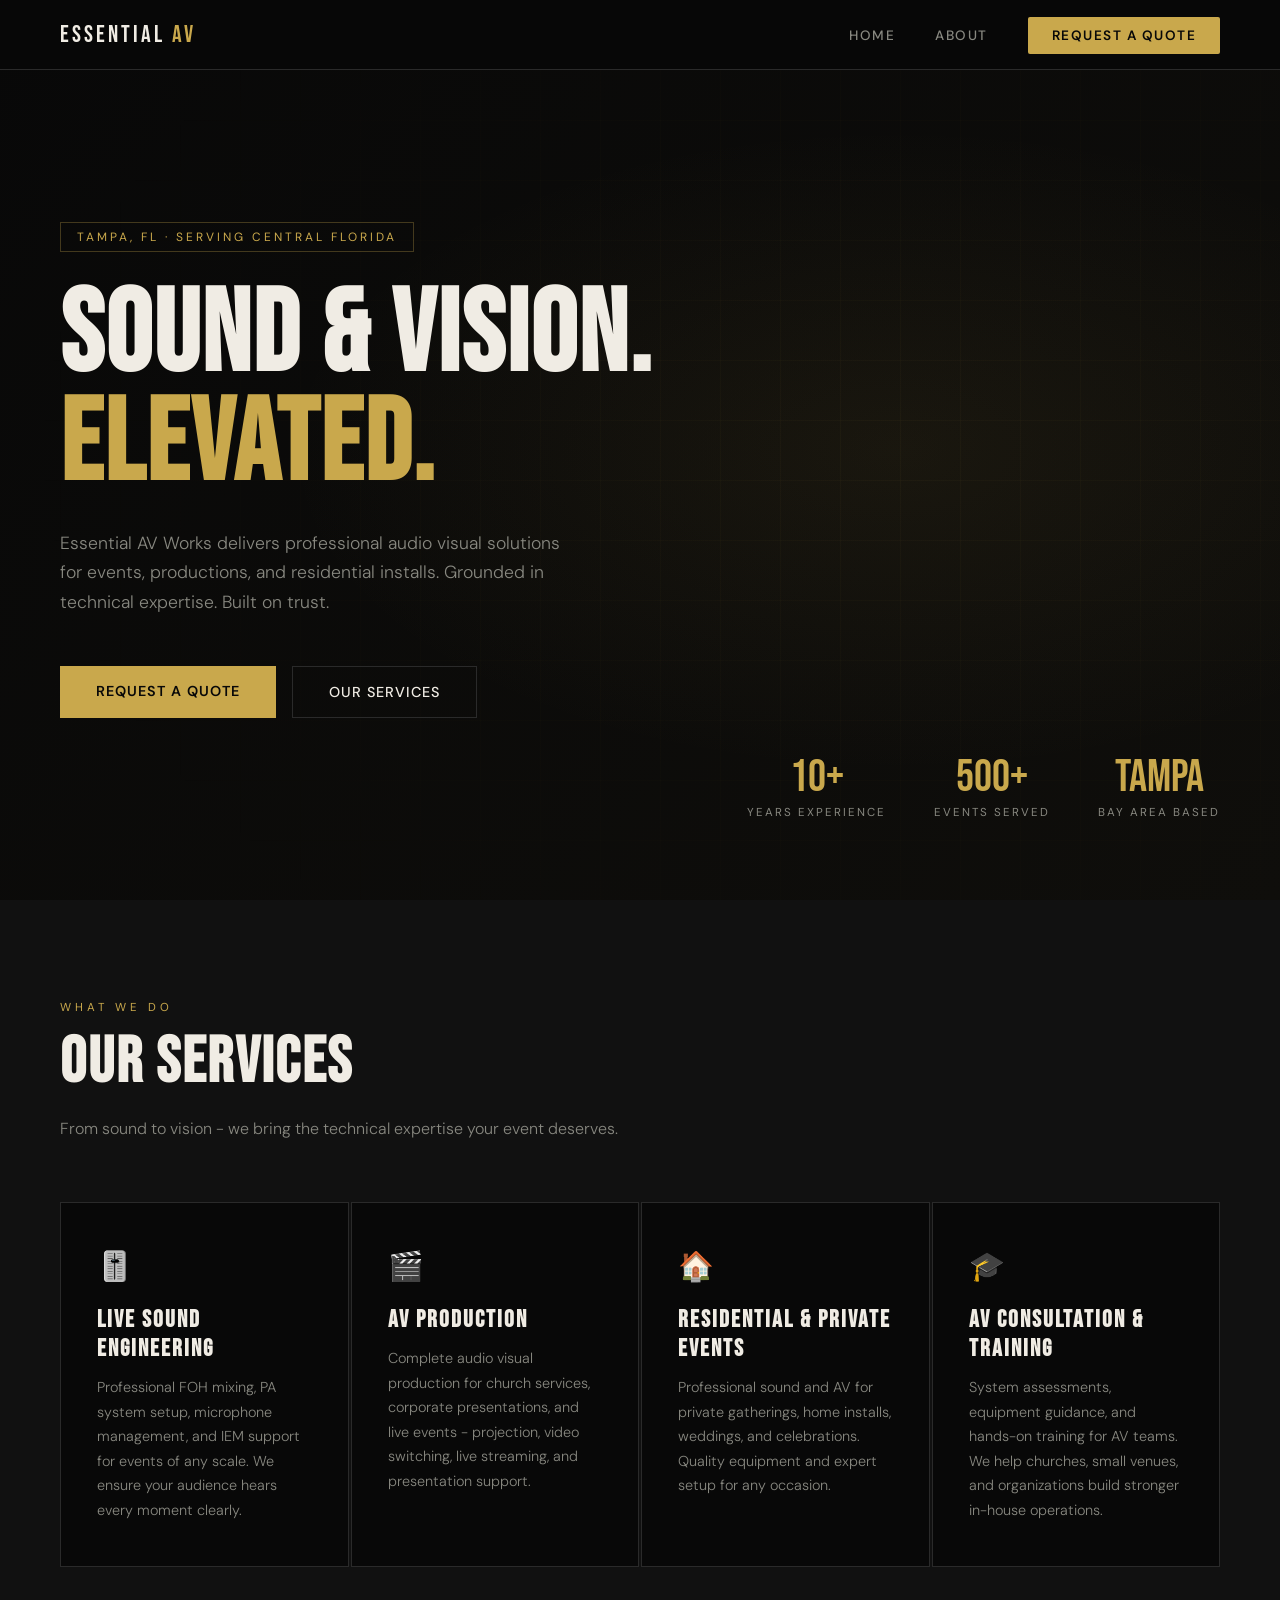
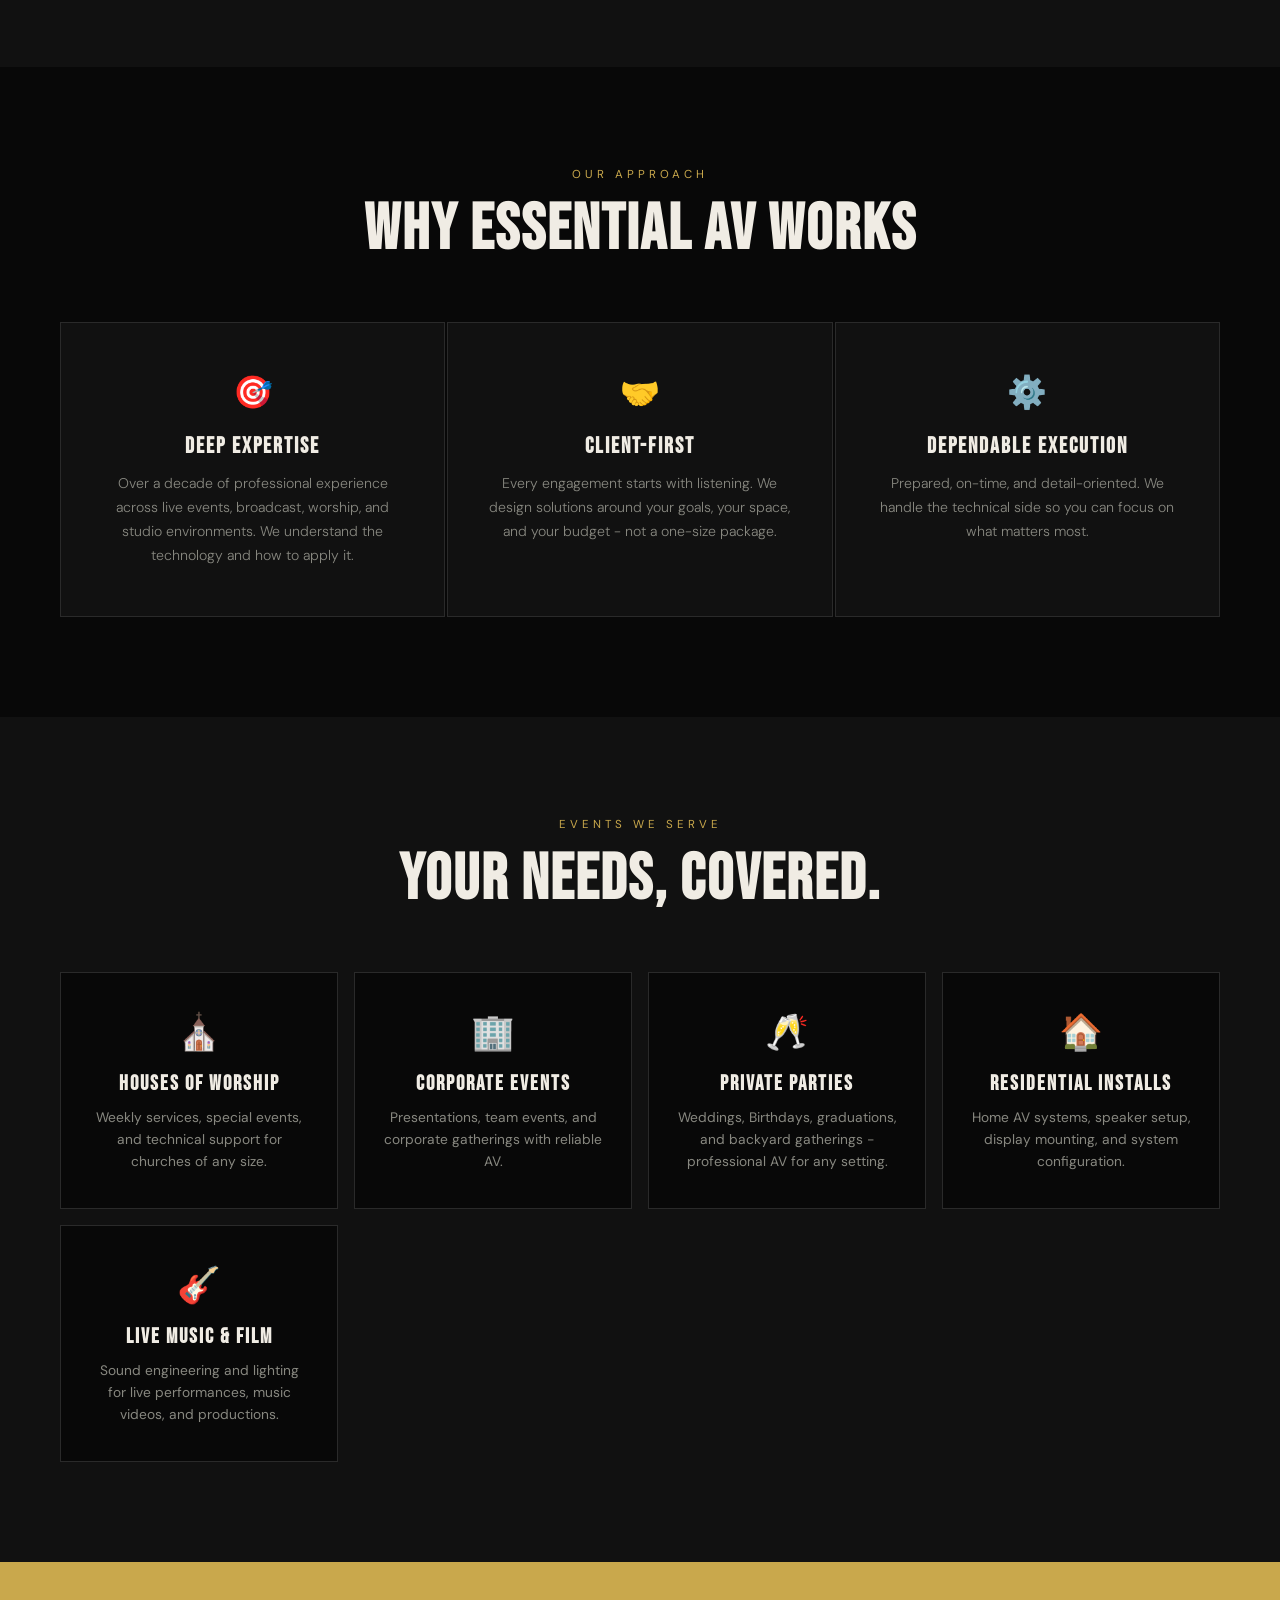
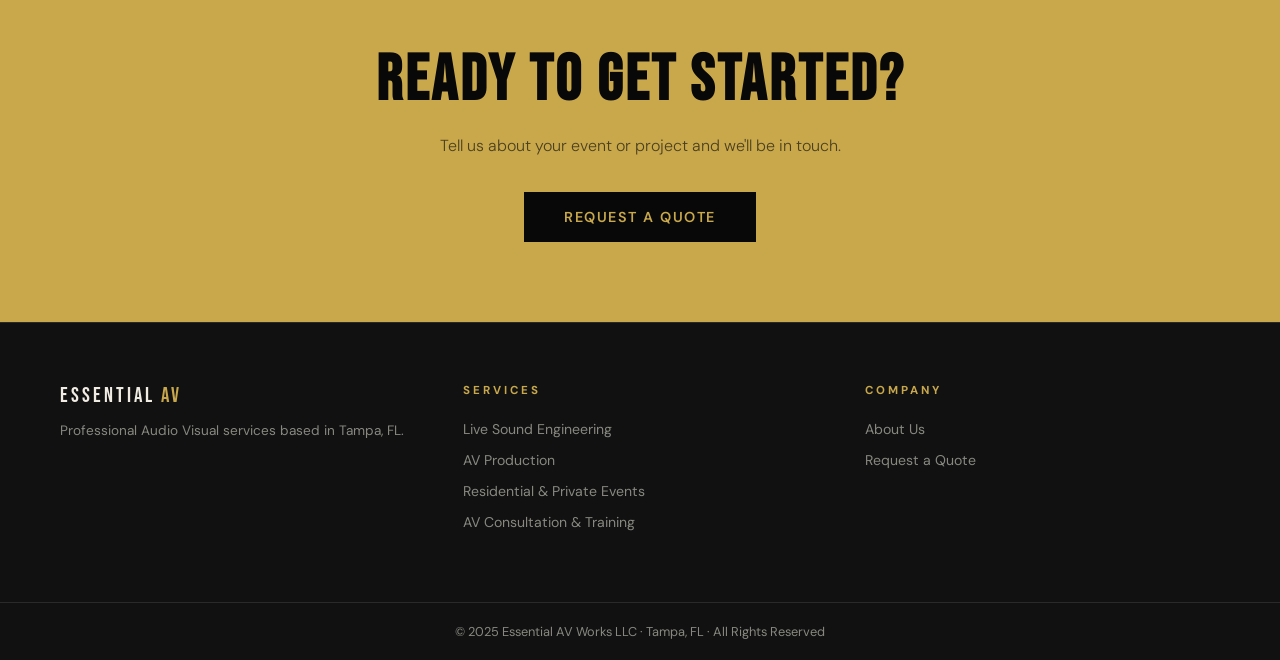
<file: index.html>
<!DOCTYPE html>
<html lang="en">
<head>
<meta charset="utf-8">
<meta name="viewport" content="width=device-width, initial-scale=1.0">
<title>Essential AV Works | Tampa, FL</title>
<meta name="description" content="Professional Audio Visual services in Tampa, FL. Live sound, AV production, residential installs, and event support.">
<link rel="stylesheet" href="style.css">
</head>
<body>

<nav>
  <a href="index.html" class="nav-logo">ESSENTIAL <span>AV</span></a>
  <button class="hamburger" id="hamburger" aria-label="Menu">
    <span></span><span></span><span></span>
  </button>
  <ul class="nav-links" id="nav-links">
    <li><a href="index.html">Home</a></li>
    <li><a href="about.html">About</a></li>
    <li><a href="contact.html" class="nav-cta">Request a Quote</a></li>
  </ul>
</nav>

<!-- HERO -->
<section class="hero">
  <div class="hero-bg"></div>
  <div class="hero-grid"></div>
  <div class="hero-content">
    <div class="hero-tag">Tampa, FL &middot; Serving Central Florida</div>
    <h1>Sound &amp; Vision.<br><span>Elevated.</span></h1>
    <p class="hero-sub">Essential AV Works delivers professional audio visual solutions for events, productions, and residential installs. Grounded in technical expertise. Built on trust.</p>
    <div class="hero-actions">
      <a href="contact.html" class="btn-primary">Request a Quote</a>
      <a href="#services" class="btn-outline">Our Services</a>
    </div>
  </div>
  <div class="hero-stats">
    <div class="stat-item">
      <div class="stat-num">10+</div>
      <div class="stat-label">Years Experience</div>
    </div>
    <div class="stat-item">
      <div class="stat-num">500+</div>
      <div class="stat-label">Events Served</div>
    </div>
    <div class="stat-item">
      <div class="stat-num">Tampa</div>
      <div class="stat-label">Bay Area Based</div>
    </div>
  </div>
</section>

<!-- SERVICES -->
<section class="services-section" id="services">
  <div class="services-header">
    <span class="section-label">What We Do</span>
    <h2 class="section-title">Our Services</h2>
    <p class="section-desc">From sound to vision - we bring the technical expertise your event deserves.</p>
  </div>
  <div class="services-grid">
    <div class="service-card">
      <span class="service-icon">🎚️</span>
      <h3>Live Sound Engineering</h3>
      <p>Professional FOH mixing, PA system setup, microphone management, and IEM support for events of any scale. We ensure your audience hears every moment clearly.</p>
    </div>
    <div class="service-card">
      <span class="service-icon">🎬</span>
      <h3>AV Production</h3>
      <p>Complete audio visual production for church services, corporate presentations, and live events - projection, video switching, live streaming, and presentation support.</p>
    </div>
    <div class="service-card">
      <span class="service-icon">🏠</span>
      <h3>Residential &amp; Private Events</h3>
      <p>Professional sound and AV for private gatherings, home installs, weddings, and celebrations. Quality equipment and expert setup for any occasion.</p>
    </div>
    <div class="service-card">
      <span class="service-icon">🎓</span>
      <h3>AV Consultation &amp; Training</h3>
      <p>System assessments, equipment guidance, and hands-on training for AV teams. We help churches, small venues, and organizations build stronger in-house operations.</p>
    </div>
  </div>
</section>

<!-- PILLARS -->
<section class="pillars-section">
  <div style="max-width: 1200px; margin: 0 auto; text-align: center;">
    <span class="section-label">Our Approach</span>
    <h2 class="section-title">Why Essential AV Works</h2>
  </div>
  <div class="pillars-grid">
    <div class="pillar">
      <span class="pillar-icon">🎯</span>
      <h3>Deep Expertise</h3>
      <p>Over a decade of professional experience across live events, broadcast, worship, and studio environments. We understand the technology and how to apply it.</p>
    </div>
    <div class="pillar">
      <span class="pillar-icon">🤝</span>
      <h3>Client-First</h3>
      <p>Every engagement starts with listening. We design solutions around your goals, your space, and your budget - not a one-size package.</p>
    </div>
    <div class="pillar">
      <span class="pillar-icon">⚙️</span>
      <h3>Dependable Execution</h3>
      <p>Prepared, on-time, and detail-oriented. We handle the technical side so you can focus on what matters most.</p>
    </div>
  </div>
</section>

<!-- EVENTS -->
<section class="events-section">
  <div class="events-header">
    <span class="section-label">Events We Serve</span>
    <h2 class="section-title">Your Needs, Covered.</h2>
  </div>
  <div class="events-grid">
    <div class="event-card">
      <span class="event-emoji">⛪</span>
      <h3>Houses of Worship</h3>
      <p>Weekly services, special events, and technical support for churches of any size.</p>
    </div>
    <div class="event-card">
      <span class="event-emoji">🏢</span>
      <h3>Corporate Events</h3>
      <p>Presentations, team events, and corporate gatherings with reliable AV.</p>
    </div>
    <div class="event-card">
      <span class="event-emoji">🥂</span>
      <h3>Private Parties</h3>
      <p>Weddings, Birthdays, graduations, and backyard gatherings - professional AV for any setting.</p>
    </div>
    <div class="event-card">
      <span class="event-emoji">🏠</span>
      <h3>Residential Installs</h3>
      <p>Home AV systems, speaker setup, display mounting, and system configuration.</p>
    </div>
    <div class="event-card">
      <span class="event-emoji">🎸</span>
      <h3>Live Music &amp; Film</h3>
      <p>Sound engineering and lighting for live performances, music videos, and productions.</p>
    </div>
  </div>
</section>

<!-- CTA -->
<div class="cta-strip">
  <h2>Ready to Get Started?</h2>
  <p>Tell us about your event or project and we'll be in touch.</p>
  <a href="contact.html" class="btn-dark">Request a Quote</a>
</div>

<footer>
  <div class="footer-brand">
    <a href="index.html" class="nav-logo">ESSENTIAL <span>AV</span></a>
    <p>Professional Audio Visual services based in Tampa, FL.</p>
  </div>
  <div class="footer-col">
    <h4>Services</h4>
    <ul>
      <li><a href="index.html#services">Live Sound Engineering</a></li>
      <li><a href="index.html#services">AV Production</a></li>
      <li><a href="index.html#services">Residential &amp; Private Events</a></li>
      <li><a href="index.html#services">AV Consultation &amp; Training</a></li>
    </ul>
  </div>
  <div class="footer-col">
    <h4>Company</h4>
    <ul>
      <li><a href="about.html">About Us</a></li>
      <li><a href="contact.html">Request a Quote</a></li>
    </ul>
  </div>
</footer>
<div class="footer-bottom">&copy; 2025 Essential AV Works LLC &middot; Tampa, FL &middot; All Rights Reserved</div>

<script>
  const btn = document.getElementById('hamburger');
  const nav = document.getElementById('nav-links');
  btn.addEventListener('click', () => {
    btn.classList.toggle('open');
    nav.classList.toggle('open');
  });
</script>
</body>
</html>
</file>
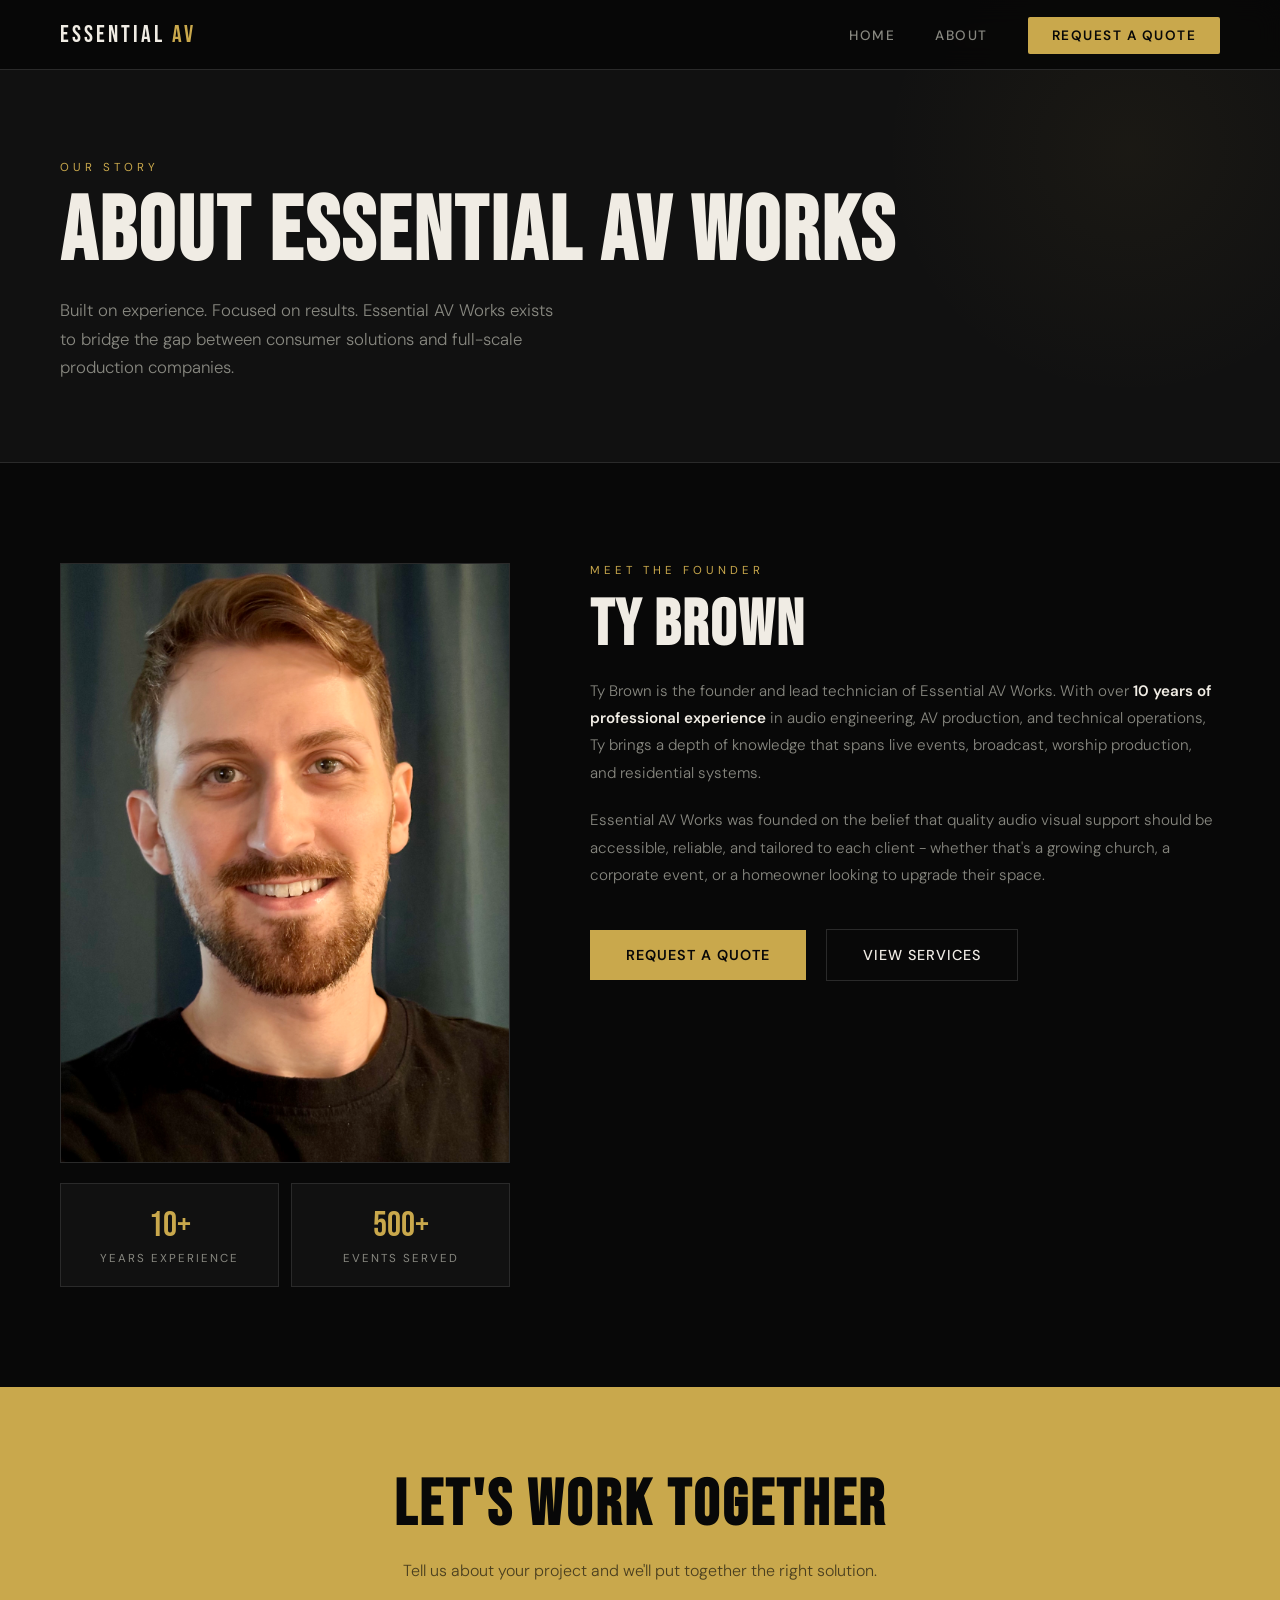
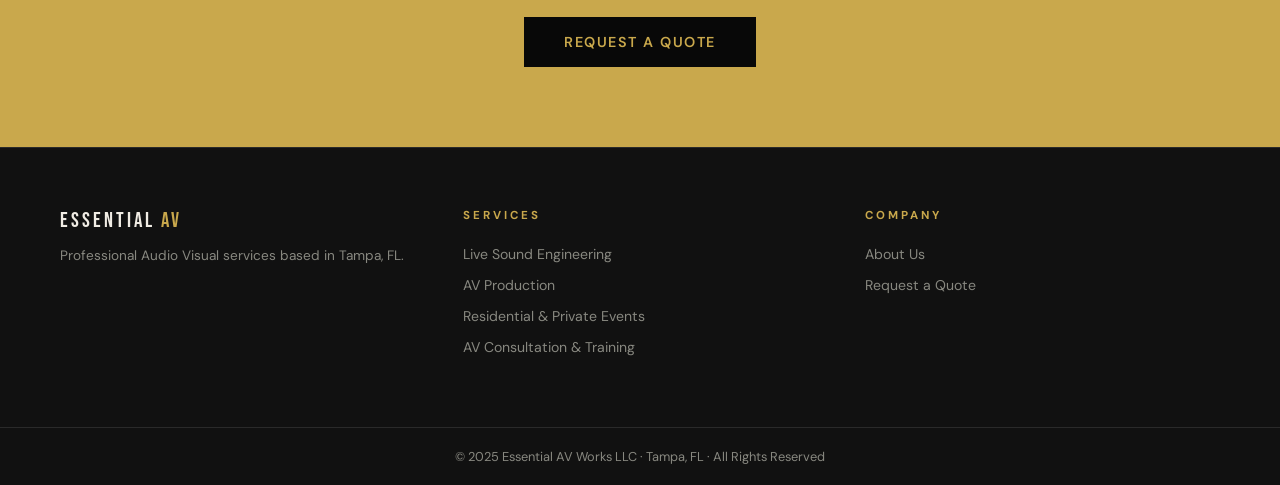
<file: about.html>
<!DOCTYPE html>
<html lang="en">
<head>
<meta charset="utf-8">
<meta name="viewport" content="width=device-width, initial-scale=1.0">
<title>About - Essential AV Works</title>
<meta name="description" content="Learn about Essential AV Works and our founder, Ty Brown - a professional AV technician and audio engineer based in Tampa, FL.">
<link rel="stylesheet" href="style.css">
</head>
<body>

<nav>
  <a href="index.html" class="nav-logo">ESSENTIAL <span>AV</span></a>
  <button class="hamburger" id="hamburger" aria-label="Menu">
    <span></span><span></span><span></span>
  </button>
  <ul class="nav-links" id="nav-links">
    <li><a href="index.html">Home</a></li>
    <li><a href="about.html">About</a></li>
    <li><a href="contact.html" class="nav-cta">Request a Quote</a></li>
  </ul>
</nav>

<div class="page-hero">
  <span class="section-label">Our Story</span>
  <h1>About Essential AV Works</h1>
  <p>Built on experience. Focused on results. Essential AV Works exists to bridge the gap between consumer solutions and full-scale production companies.</p>
</div>

<!-- ABOUT FOUNDER -->
<section style="background: var(--bg); padding: 100px 60px;">
  <div class="about-grid">
    <div>
      <div class="about-photo-box">
        <img src="profile.jpeg" alt="Ty Brown - Founder, Essential AV Works">
      </div>
      <div style="margin-top: 20px; display: flex; gap: 12px;">
        <div style="flex: 1; background: var(--surface); border: 1px solid var(--border); padding: 20px; text-align: center;">
          <div style="font-family: 'Bebas Neue'; font-size: 2.2rem; color: var(--gold);">10+</div>
          <div style="font-size: 0.72rem; letter-spacing: 2px; text-transform: uppercase; color: var(--muted); margin-top: 4px;">Years Experience</div>
        </div>
        <div style="flex: 1; background: var(--surface); border: 1px solid var(--border); padding: 20px; text-align: center;">
          <div style="font-family: 'Bebas Neue'; font-size: 2.2rem; color: var(--gold);">500+</div>
          <div style="font-size: 0.72rem; letter-spacing: 2px; text-transform: uppercase; color: var(--muted); margin-top: 4px;">Events Served</div>
        </div>
      </div>
    </div>

    <div class="about-content">
      <span class="section-label">Meet the Founder</span>
      <h2 class="section-title" style="text-align: left;">Ty Brown</h2>

      <p>Ty Brown is the founder and lead technician of Essential AV Works. With over <strong>10 years of professional experience</strong> in audio engineering, AV production, and technical operations, Ty brings a depth of knowledge that spans live events, broadcast, worship production, and residential systems.</p>

      <p>Essential AV Works was founded on the belief that quality audio visual support should be accessible, reliable, and tailored to each client - whether that's a growing church, a corporate event, or a homeowner looking to upgrade their space.</p>

      <div style="margin-top: 40px;">
        <a href="contact.html" class="btn-primary" style="margin-right: 16px;">Request a Quote</a>
        <a href="index.html#services" class="btn-outline">View Services</a>
      </div>
    </div>
  </div>
</section>

<div class="cta-strip">
  <h2>Let's Work Together</h2>
  <p>Tell us about your project and we'll put together the right solution.</p>
  <a href="contact.html" class="btn-dark">Request a Quote</a>
</div>

<footer>
  <div class="footer-brand">
    <a href="index.html" class="nav-logo">ESSENTIAL <span>AV</span></a>
    <p>Professional Audio Visual services based in Tampa, FL.</p>
  </div>
  <div class="footer-col">
    <h4>Services</h4>
    <ul>
      <li><a href="index.html#services">Live Sound Engineering</a></li>
      <li><a href="index.html#services">AV Production</a></li>
      <li><a href="index.html#services">Residential &amp; Private Events</a></li>
      <li><a href="index.html#services">AV Consultation &amp; Training</a></li>
    </ul>
  </div>
  <div class="footer-col">
    <h4>Company</h4>
    <ul>
      <li><a href="about.html">About Us</a></li>
      <li><a href="contact.html">Request a Quote</a></li>
    </ul>
  </div>
</footer>
<div class="footer-bottom">&copy; 2025 Essential AV Works LLC &middot; Tampa, FL &middot; All Rights Reserved</div>

<script>
  const btn = document.getElementById('hamburger');
  const nav = document.getElementById('nav-links');
  btn.addEventListener('click', () => {
    btn.classList.toggle('open');
    nav.classList.toggle('open');
  });
</script>
</body>
</html>
</file>
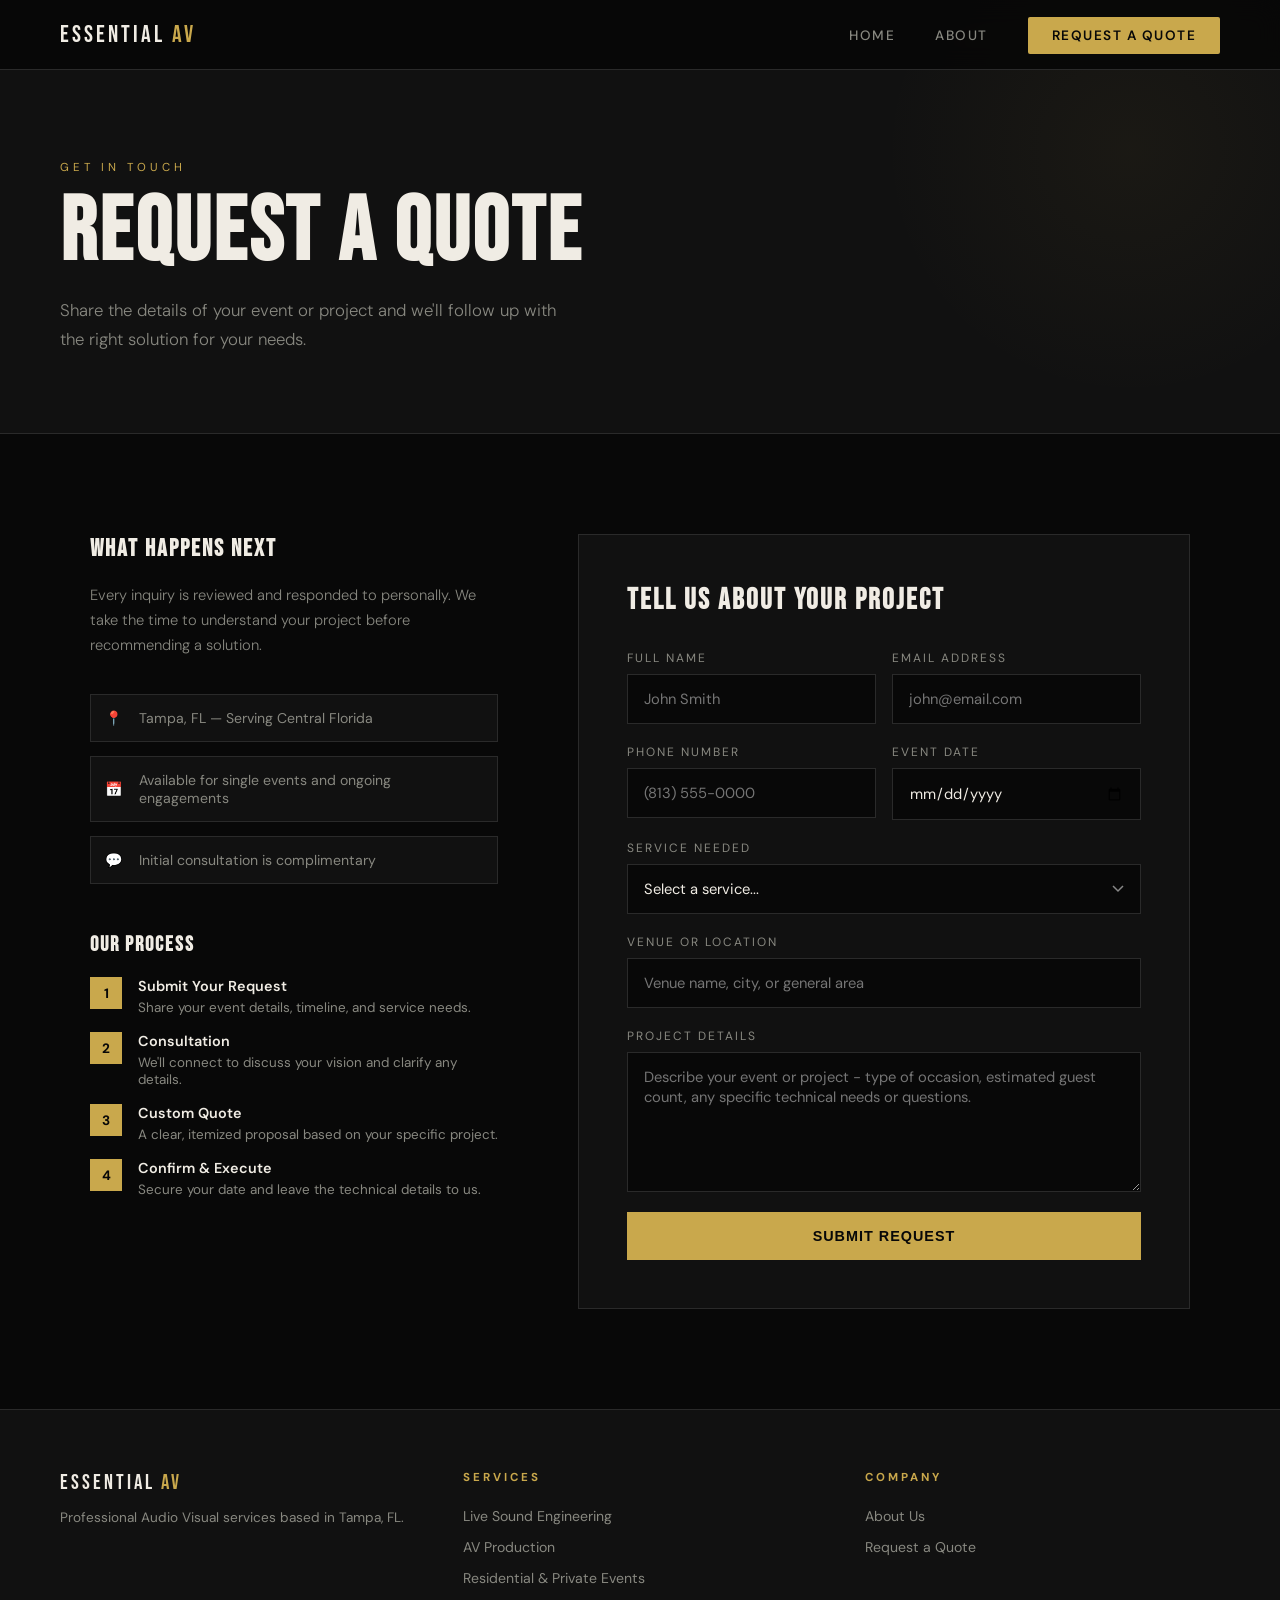
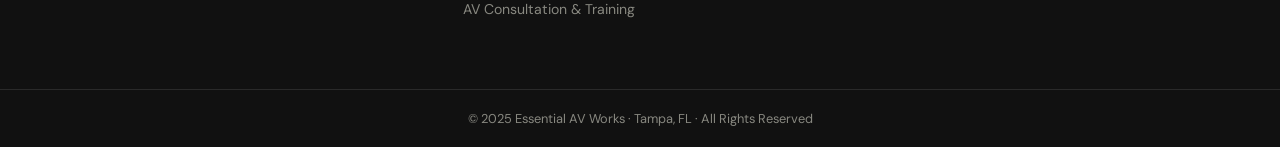
<file: contact.html>
<!DOCTYPE html>
<html lang="en">
<head>
<meta charset="utf-8">
<meta name="viewport" content="width=device-width, initial-scale=1.0">
<title>Request a Quote - Essential AV Works</title>
<meta name="description" content="Request a quote from Essential AV Works for your event, production, or residential AV project in Tampa, FL.">
<link rel="stylesheet" href="style.css">
</head>
<body>

<nav>
  <a href="index.html" class="nav-logo">ESSENTIAL <span>AV</span></a>
  <button class="hamburger" id="hamburger" aria-label="Menu">
    <span></span><span></span><span></span>
  </button>
  <ul class="nav-links" id="nav-links">
    <li><a href="index.html">Home</a></li>
    <li><a href="about.html">About</a></li>
    <li><a href="contact.html" class="nav-cta">Request a Quote</a></li>
  </ul>
</nav>

<div class="page-hero">
  <span class="section-label">Get in Touch</span>
  <h1>Request a Quote</h1>
  <p>Share the details of your event or project and we'll follow up with the right solution for your needs.</p>
</div>

<section style="background: var(--bg); padding: 100px 60px;">
  <div class="contact-grid">

    <!-- LEFT -->
    <div class="contact-info">
      <h3>What Happens Next</h3>
      <p>Every inquiry is reviewed and responded to personally. We take the time to understand your project before recommending a solution.</p>

      <div class="contact-details">
        <div class="contact-detail">
          <span class="contact-detail-icon">📍</span>
          <span>Tampa, FL &mdash; Serving Central Florida</span>
        </div>
        <div class="contact-detail">
          <span class="contact-detail-icon">📅</span>
          <span>Available for single events and ongoing engagements</span>
        </div>
        <div class="contact-detail">
          <span class="contact-detail-icon">💬</span>
          <span>Initial consultation is complimentary</span>
        </div>
      </div>

      <div style="margin-top: 48px;">
        <h3 style="font-family: 'Bebas Neue'; font-size: 1.3rem; letter-spacing: 2px; margin-bottom: 20px;">Our Process</h3>
        <div style="display: flex; flex-direction: column; gap: 16px;">
          <div style="display: flex; gap: 16px; align-items: flex-start;">
            <div style="width: 32px; height: 32px; background: var(--gold); color: var(--bg); display: flex; align-items: center; justify-content: center; font-weight: 700; font-size: 0.85rem; flex-shrink: 0;">1</div>
            <div>
              <div style="font-weight: 600; font-size: 0.9rem; margin-bottom: 4px;">Submit Your Request</div>
              <div style="color: var(--muted); font-size: 0.84rem;">Share your event details, timeline, and service needs.</div>
            </div>
          </div>
          <div style="display: flex; gap: 16px; align-items: flex-start;">
            <div style="width: 32px; height: 32px; background: var(--gold); color: var(--bg); display: flex; align-items: center; justify-content: center; font-weight: 700; font-size: 0.85rem; flex-shrink: 0;">2</div>
            <div>
              <div style="font-weight: 600; font-size: 0.9rem; margin-bottom: 4px;">Consultation</div>
              <div style="color: var(--muted); font-size: 0.84rem;">We'll connect to discuss your vision and clarify any details.</div>
            </div>
          </div>
          <div style="display: flex; gap: 16px; align-items: flex-start;">
            <div style="width: 32px; height: 32px; background: var(--gold); color: var(--bg); display: flex; align-items: center; justify-content: center; font-weight: 700; font-size: 0.85rem; flex-shrink: 0;">3</div>
            <div>
              <div style="font-weight: 600; font-size: 0.9rem; margin-bottom: 4px;">Custom Quote</div>
              <div style="color: var(--muted); font-size: 0.84rem;">A clear, itemized proposal based on your specific project.</div>
            </div>
          </div>
          <div style="display: flex; gap: 16px; align-items: flex-start;">
            <div style="width: 32px; height: 32px; background: var(--gold); color: var(--bg); display: flex; align-items: center; justify-content: center; font-weight: 700; font-size: 0.85rem; flex-shrink: 0;">4</div>
            <div>
              <div style="font-weight: 600; font-size: 0.9rem; margin-bottom: 4px;">Confirm &amp; Execute</div>
              <div style="color: var(--muted); font-size: 0.84rem;">Secure your date and leave the technical details to us.</div>
            </div>
          </div>
        </div>
      </div>
    </div>

    <!-- FORM -->
    <div class="contact-form-wrap">
      <h3>Tell Us About Your Project</h3>
      <form action="https://formspree.io/f/meerylab" method="POST">
        <div class="form-row">
          <div class="form-group">
            <label for="name">Full Name</label>
            <input type="text" name="name" id="name" placeholder="John Smith" required>
          </div>
          <div class="form-group">
            <label for="email">Email Address</label>
            <input type="email" name="email" id="email" placeholder="john@email.com" required>
          </div>
        </div>
        <div class="form-row">
          <div class="form-group">
            <label for="phone">Phone Number</label>
            <input type="tel" name="phone" id="phone" placeholder="(813) 555-0000">
          </div>
          <div class="form-group">
            <label for="event_date">Event Date</label>
            <input type="date" name="event_date" id="event_date">
          </div>
        </div>
        <div class="form-group">
          <label for="service">Service Needed</label>
          <select name="service" id="service" required>
            <option value="" disabled selected>Select a service...</option>
            <option value="live_sound">Live Sound Engineering</option>
            <option value="av_production">AV Production &amp; Events</option>
            <option value="residential">Residential / Private Event</option>
            <option value="residential_install">Residential AV Install</option>
            <option value="consultation">AV Consultation &amp; Training</option>
            <option value="other">Not Sure - Let's Talk</option>
          </select>
        </div>
        <div class="form-group">
          <label for="venue">Venue or Location</label>
          <input type="text" name="venue" id="venue" placeholder="Venue name, city, or general area">
        </div>
        <div class="form-group">
          <label for="message">Project Details</label>
          <textarea name="message" id="message" placeholder="Describe your event or project - type of occasion, estimated guest count, any specific technical needs or questions." required></textarea>
        </div>
        <input type="submit" value="Submit Request" class="btn-primary" style="width: 100%; font-size: 0.9rem; cursor: pointer; border: none;">
      </form>
    </div>

  </div>
</section>

<footer>
  <div class="footer-brand">
    <a href="index.html" class="nav-logo">ESSENTIAL <span>AV</span></a>
    <p>Professional Audio Visual services based in Tampa, FL.</p>
  </div>
  <div class="footer-col">
    <h4>Services</h4>
    <ul>
      <li><a href="index.html#services">Live Sound Engineering</a></li>
      <li><a href="index.html#services">AV Production</a></li>
      <li><a href="index.html#services">Residential &amp; Private Events</a></li>
      <li><a href="index.html#services">AV Consultation &amp; Training</a></li>
    </ul>
  </div>
  <div class="footer-col">
    <h4>Company</h4>
    <ul>
      <li><a href="about.html">About Us</a></li>
      <li><a href="contact.html">Request a Quote</a></li>
    </ul>
  </div>
</footer>
<div class="footer-bottom">&copy; 2025 Essential AV Works &middot; Tampa, FL &middot; All Rights Reserved</div>

<script>
  const btn = document.getElementById('hamburger');
  const nav = document.getElementById('nav-links');
  btn.addEventListener('click', () => {
    btn.classList.toggle('open');
    nav.classList.toggle('open');
  });
</script>
</body>
</html>
</file>
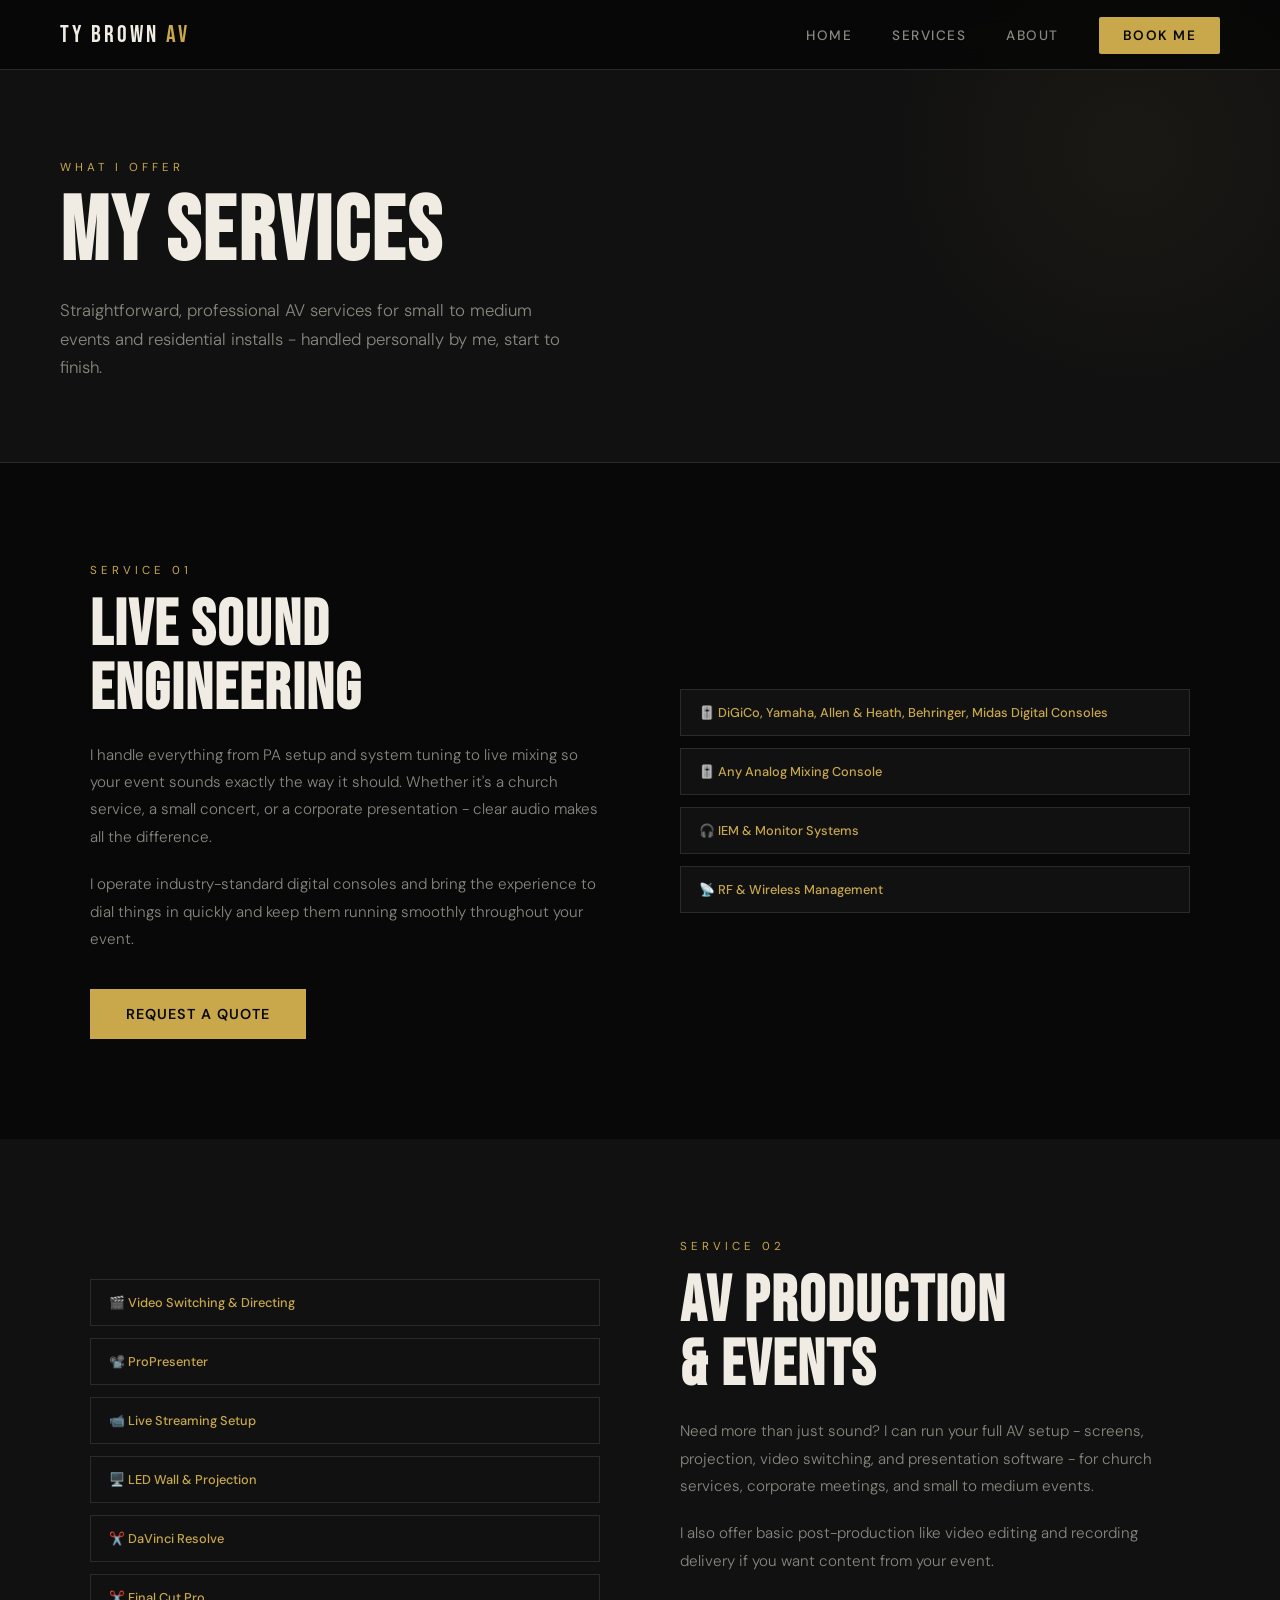
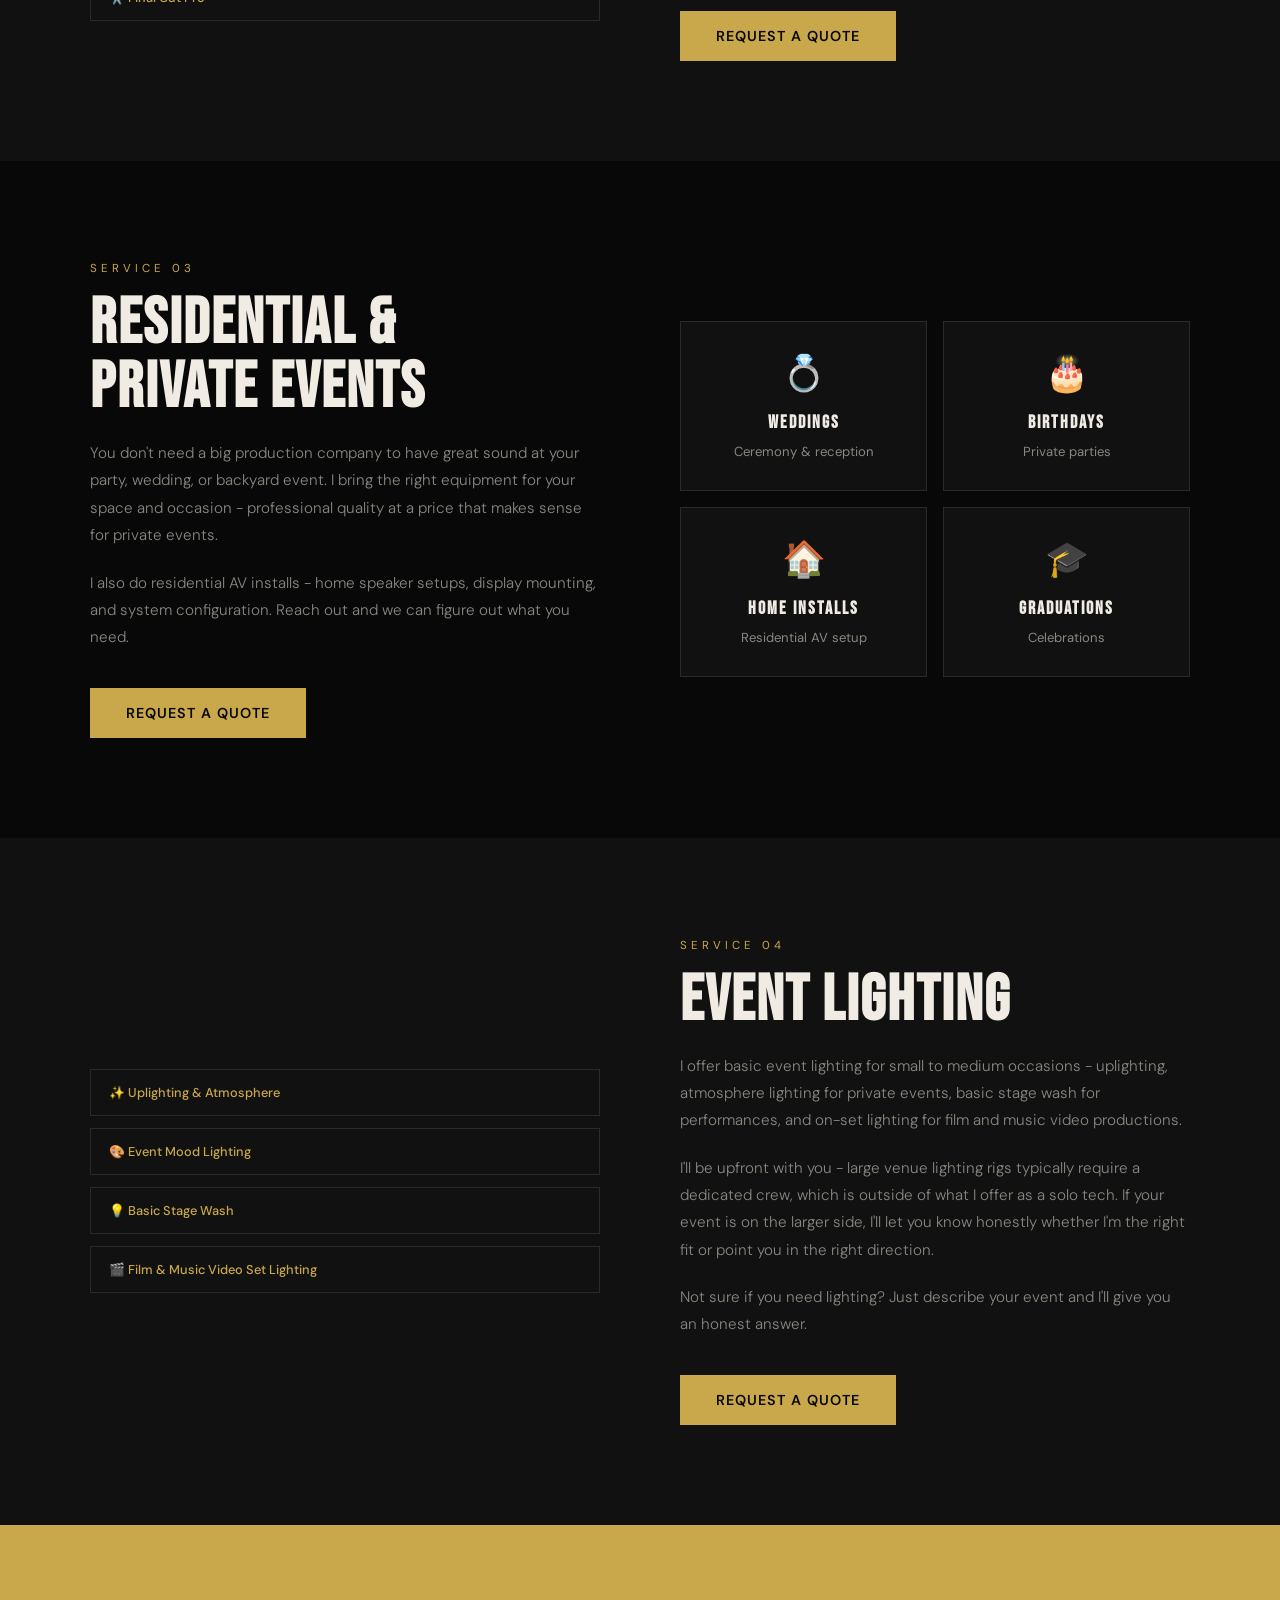
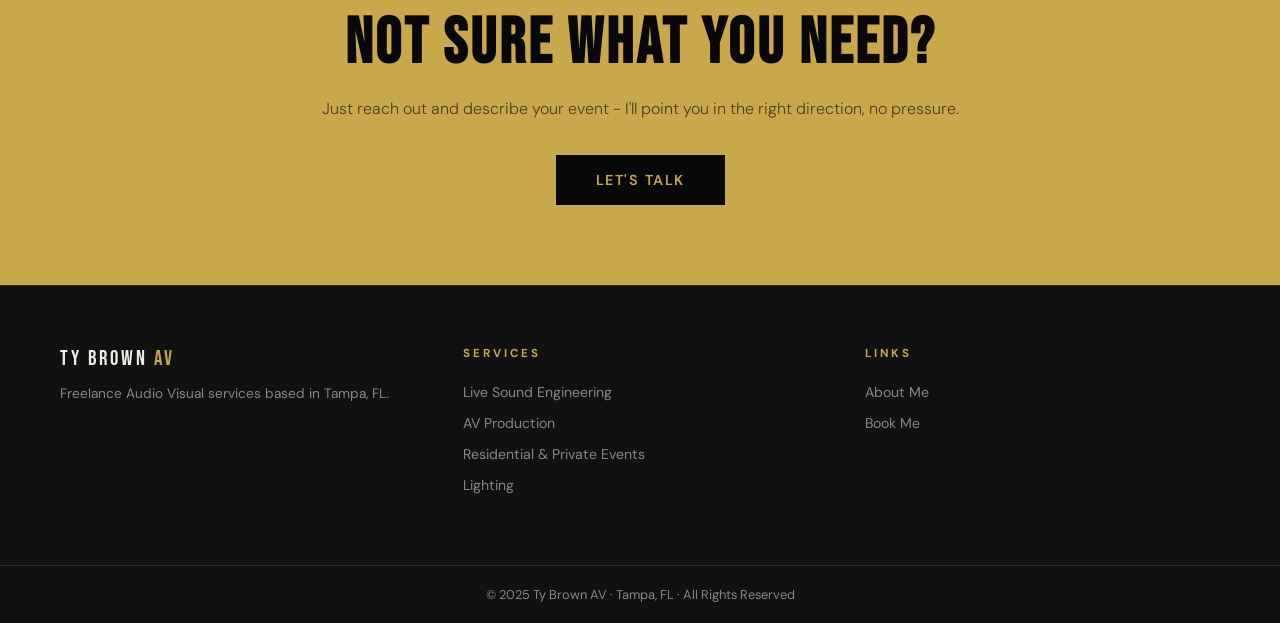
<file: services.html>
<!DOCTYPE html>
<html lang="en">
<head>
<meta charset="utf-8">
<meta name="viewport" content="width=device-width, initial-scale=1.0">
<title>Services - Ty Brown AV</title>
<meta name="description" content="Freelance AV services including live sound, event production, residential installs, and lighting in Tampa, FL.">
<link rel="stylesheet" href="style.css">
</head>
<body>

<nav>
  <a href="index.html" class="nav-logo">TY BROWN <span>AV</span></a>
  <button class="hamburger" id="hamburger" aria-label="Menu"><span></span><span></span><span></span></button>
  <ul class="nav-links" id="nav-links">
    <li><a href="index.html">Home</a></li>
    <li><a href="services.html">Services</a></li>
    <li><a href="about.html">About</a></li>
    <li><a href="contact.html" class="nav-cta">Book Me</a></li>
  </ul>
</nav>

<div class="page-hero">
  <span class="section-label">What I Offer</span>
  <h1>My Services</h1>
  <p>Straightforward, professional AV services for small to medium events and residential installs - handled personally by me, start to finish.</p>
</div>

<!-- LIVE SOUND -->
<section style="background: var(--bg); padding: 100px 60px;">
  <div style="max-width: 1100px; margin: 0 auto; display: grid; grid-template-columns: 1fr 1fr; gap: 80px; align-items: center;">
    <div>
      <span class="section-label">Service 01</span>
      <h2 class="section-title">Live Sound<br>Engineering</h2>
      <p style="color: var(--muted); font-size: 0.95rem; line-height: 1.8; font-weight: 300; margin-bottom: 20px;">
        I handle everything from PA setup and system tuning to live mixing so your event sounds exactly the way it should. Whether it's a church service, a small concert, or a corporate presentation - clear audio makes all the difference.
      </p>
      <p style="color: var(--muted); font-size: 0.95rem; line-height: 1.8; font-weight: 300; margin-bottom: 36px;">
        I operate industry-standard digital consoles and bring the experience to dial things in quickly and keep them running smoothly throughout your event.
      </p>
      <a href="contact.html" class="btn-primary">Request a Quote</a>
    </div>
    <div style="display: flex; flex-direction: column; gap: 12px;">
      <div class="credential"><span>🎚️ DiGiCo, Yamaha, Allen & Heath, Behringer, Midas Digital Consoles</span></div>
      <div class="credential"><span>🎚️ Any Analog Mixing Console</span></div>
      <div class="credential"><span>🎧 IEM & Monitor Systems</span></div>
      <div class="credential"><span>📡 RF & Wireless Management</span></div>
    </div>
  </div>
</section>

<!-- AV PRODUCTION -->
<section style="background: var(--surface); padding: 100px 60px;">
  <div style="max-width: 1100px; margin: 0 auto; display: grid; grid-template-columns: 1fr 1fr; gap: 80px; align-items: center;">
    <div style="display: flex; flex-direction: column; gap: 12px;">
      <div class="credential"><span>🎬 Video Switching & Directing</span></div>
      <div class="credential"><span>📽️ ProPresenter</span></div>
      <div class="credential"><span>📹 Live Streaming Setup</span></div>
      <div class="credential"><span>🖥️ LED Wall & Projection</span></div>
      <div class="credential"><span>✂️ DaVinci Resolve</span></div>
      <div class="credential"><span>✂️ Final Cut Pro</span></div>
    </div>
    <div>
      <span class="section-label">Service 02</span>
      <h2 class="section-title">AV Production<br>& Events</h2>
      <p style="color: var(--muted); font-size: 0.95rem; line-height: 1.8; font-weight: 300; margin-bottom: 20px;">
        Need more than just sound? I can run your full AV setup - screens, projection, video switching, and presentation software - for church services, corporate meetings, and small to medium events.
      </p>
      <p style="color: var(--muted); font-size: 0.95rem; line-height: 1.8; font-weight: 300; margin-bottom: 36px;">
        I also offer basic post-production like video editing and recording delivery if you want content from your event.
      </p>
      <a href="contact.html" class="btn-primary">Request a Quote</a>
    </div>
  </div>
</section>

<!-- RESIDENTIAL -->
<section style="background: var(--bg); padding: 100px 60px;">
  <div style="max-width: 1100px; margin: 0 auto; display: grid; grid-template-columns: 1fr 1fr; gap: 80px; align-items: center;">
    <div>
      <span class="section-label">Service 03</span>
      <h2 class="section-title">Residential &<br>Private Events</h2>
      <p style="color: var(--muted); font-size: 0.95rem; line-height: 1.8; font-weight: 300; margin-bottom: 20px;">
        You don't need a big production company to have great sound at your party, wedding, or backyard event. I bring the right equipment for your space and occasion - professional quality at a price that makes sense for private events.
      </p>
      <p style="color: var(--muted); font-size: 0.95rem; line-height: 1.8; font-weight: 300; margin-bottom: 36px;">
        I also do residential AV installs - home speaker setups, display mounting, and system configuration. Reach out and we can figure out what you need.
      </p>
      <a href="contact.html" class="btn-primary">Request a Quote</a>
    </div>
    <div style="display: grid; grid-template-columns: 1fr 1fr; gap: 16px;">
      <div class="event-card" style="background: var(--surface); border: 1px solid var(--border); padding: 28px 20px; text-align: center;">
        <span class="event-emoji">💍</span>
        <h3 style="font-family: 'Bebas Neue'; font-size: 1.1rem; letter-spacing: 2px; margin: 10px 0 8px;">Weddings</h3>
        <p style="color: var(--muted); font-size: 0.82rem;">Ceremony & reception</p>
      </div>
      <div class="event-card" style="background: var(--surface); border: 1px solid var(--border); padding: 28px 20px; text-align: center;">
        <span class="event-emoji">🎂</span>
        <h3 style="font-family: 'Bebas Neue'; font-size: 1.1rem; letter-spacing: 2px; margin: 10px 0 8px;">Birthdays</h3>
        <p style="color: var(--muted); font-size: 0.82rem;">Private parties</p>
      </div>
      <div class="event-card" style="background: var(--surface); border: 1px solid var(--border); padding: 28px 20px; text-align: center;">
        <span class="event-emoji">🏠</span>
        <h3 style="font-family: 'Bebas Neue'; font-size: 1.1rem; letter-spacing: 2px; margin: 10px 0 8px;">Home Installs</h3>
        <p style="color: var(--muted); font-size: 0.82rem;">Residential AV setup</p>
      </div>
      <div class="event-card" style="background: var(--surface); border: 1px solid var(--border); padding: 28px 20px; text-align: center;">
        <span class="event-emoji">🎓</span>
        <h3 style="font-family: 'Bebas Neue'; font-size: 1.1rem; letter-spacing: 2px; margin: 10px 0 8px;">Graduations</h3>
        <p style="color: var(--muted); font-size: 0.82rem;">Celebrations</p>
      </div>
    </div>
  </div>
</section>

<!-- LIGHTING -->
<section style="background: var(--surface); padding: 100px 60px;">
  <div style="max-width: 1100px; margin: 0 auto; display: grid; grid-template-columns: 1fr 1fr; gap: 80px; align-items: center;">
    <div style="display: flex; flex-direction: column; gap: 12px;">
      <div class="credential"><span>✨ Uplighting & Atmosphere</span></div>
      <div class="credential"><span>🎨 Event Mood Lighting</span></div>
      <div class="credential"><span>💡 Basic Stage Wash</span></div>
      <div class="credential"><span>🎬 Film & Music Video Set Lighting</span></div>
    </div>
    <div>
      <span class="section-label">Service 04</span>
      <h2 class="section-title">Event Lighting</h2>
      <p style="color: var(--muted); font-size: 0.95rem; line-height: 1.8; font-weight: 300; margin-bottom: 20px;">
        I offer basic event lighting for small to medium occasions - uplighting, atmosphere lighting for private events, basic stage wash for performances, and on-set lighting for film and music video productions.
      </p>
      <p style="color: var(--muted); font-size: 0.95rem; line-height: 1.8; font-weight: 300; margin-bottom: 20px;">
        I'll be upfront with you - large venue lighting rigs typically require a dedicated crew, which is outside of what I offer as a solo tech. If your event is on the larger side, I'll let you know honestly whether I'm the right fit or point you in the right direction.
      </p>
      <p style="color: var(--muted); font-size: 0.95rem; line-height: 1.8; font-weight: 300; margin-bottom: 36px;">
        Not sure if you need lighting? Just describe your event and I'll give you an honest answer.
      </p>
      <a href="contact.html" class="btn-primary">Request a Quote</a>
    </div>
  </div>
</section>

<!-- CTA -->
<div class="cta-strip">
  <h2>Not Sure What You Need?</h2>
  <p>Just reach out and describe your event - I'll point you in the right direction, no pressure.</p>
  <a href="contact.html" class="btn-dark">Let's Talk</a>
</div>

<footer>
  <div class="footer-brand">
    <a href="index.html" class="nav-logo">TY BROWN <span>AV</span></a>
    <p>Freelance Audio Visual services based in Tampa, FL.</p>
  </div>
  <div class="footer-col">
    <h4>Services</h4>
    <ul>
      <li><a href="services.html">Live Sound Engineering</a></li>
      <li><a href="services.html">AV Production</a></li>
      <li><a href="services.html">Residential & Private Events</a></li>
      <li><a href="services.html">Lighting</a></li>
    </ul>
  </div>
  <div class="footer-col">
    <h4>Links</h4>
    <ul>
      <li><a href="about.html">About Me</a></li>
      <li><a href="contact.html">Book Me</a></li>
    </ul>
  </div>
</footer>
<div class="footer-bottom">&copy; 2025 Ty Brown AV · Tampa, FL · All Rights Reserved</div>

<script>
  const btn = document.getElementById("hamburger");
  const nav = document.getElementById("nav-links");
  btn.addEventListener("click", () => { btn.classList.toggle("open"); nav.classList.toggle("open"); });
</script>
</body>
</html>
</file>
<file: style.css>
@import url('https://fonts.googleapis.com/css2?family=Bebas+Neue&family=DM+Sans:wght@300;400;500;600&display=swap');

:root {
  --bg: #080808;
  --surface: #111111;
  --surface2: #1a1a1a;
  --gold: #c9a84c;
  --gold-light: #e2c27d;
  --text: #f0ece4;
  --muted: #888880;
  --border: #2a2a2a;
}

* { margin: 0; padding: 0; box-sizing: border-box; }
html { scroll-behavior: smooth; }

body {
  font-family: 'DM Sans', sans-serif;
  background: var(--bg);
  color: var(--text);
  overflow-x: hidden;
}

/* ── NAV ── */
nav {
  position: fixed;
  top: 0; left: 0; right: 0;
  z-index: 100;
  display: flex;
  justify-content: space-between;
  align-items: center;
  padding: 20px 60px;
  background: rgba(8,8,8,0.95);
  backdrop-filter: blur(12px);
  border-bottom: 1px solid var(--border);
  flex-wrap: wrap;
}

.nav-logo {
  font-family: 'Bebas Neue', sans-serif;
  font-size: 1.5rem;
  letter-spacing: 3px;
  color: var(--text);
  text-decoration: none;
}

.nav-logo span { color: var(--gold); }

.nav-links { display: flex; gap: 40px; list-style: none; }

.nav-links a {
  color: var(--muted);
  text-decoration: none;
  font-size: 0.85rem;
  font-weight: 500;
  letter-spacing: 1.5px;
  text-transform: uppercase;
  transition: color 0.2s;
}

.nav-links a:hover { color: var(--gold); }

.nav-cta {
  background: var(--gold) !important;
  color: var(--bg) !important;
  padding: 10px 24px;
  border-radius: 2px;
  font-weight: 600 !important;
}

.nav-cta:hover { background: var(--gold-light) !important; color: var(--bg) !important; }

/* ── HERO ── */
.hero {
  min-height: 100vh;
  display: flex;
  align-items: center;
  position: relative;
  overflow: hidden;
  padding: 120px 60px 80px;
}

.hero-bg {
  position: absolute;
  inset: 0;
  background:
    radial-gradient(ellipse 80% 60% at 70% 50%, rgba(201,168,76,0.07) 0%, transparent 60%),
    linear-gradient(135deg, #080808 0%, #0f0e0b 100%);
}

.hero-grid {
  position: absolute;
  inset: 0;
  background-image:
    linear-gradient(rgba(201,168,76,0.04) 1px, transparent 1px),
    linear-gradient(90deg, rgba(201,168,76,0.04) 1px, transparent 1px);
  background-size: 60px 60px;
  mask-image: radial-gradient(ellipse 70% 70% at 70% 50%, black, transparent);
}

.hero-content {
  position: relative;
  max-width: 680px;
  animation: fadeUp 1s ease both;
}

.hero-tag {
  display: inline-block;
  font-size: 0.75rem;
  letter-spacing: 3px;
  text-transform: uppercase;
  color: var(--gold);
  border: 1px solid rgba(201,168,76,0.3);
  padding: 6px 16px;
  margin-bottom: 30px;
}

.hero h1 {
  font-family: 'Bebas Neue', sans-serif;
  font-size: clamp(4rem, 9vw, 7.5rem);
  line-height: 0.95;
  letter-spacing: 2px;
  margin-bottom: 28px;
}

.hero h1 span { color: var(--gold); }

.hero-sub {
  font-size: 1.1rem;
  color: var(--muted);
  font-weight: 300;
  line-height: 1.7;
  max-width: 500px;
  margin-bottom: 48px;
}

.hero-actions { display: flex; gap: 16px; flex-wrap: wrap; }

.btn-primary {
  background: var(--gold);
  color: var(--bg);
  padding: 16px 36px;
  font-weight: 600;
  font-size: 0.9rem;
  letter-spacing: 1px;
  text-transform: uppercase;
  text-decoration: none;
  border: none;
  cursor: pointer;
  transition: background 0.2s, transform 0.2s;
  display: inline-block;
}

.btn-primary:hover { background: var(--gold-light); transform: translateY(-1px); }

.btn-outline {
  border: 1px solid var(--border);
  color: var(--text);
  padding: 16px 36px;
  font-weight: 500;
  font-size: 0.9rem;
  letter-spacing: 1px;
  text-transform: uppercase;
  text-decoration: none;
  transition: border-color 0.2s, color 0.2s;
  display: inline-block;
}

.btn-outline:hover { border-color: var(--gold); color: var(--gold); }

.hero-stats {
  position: absolute;
  right: 60px;
  bottom: 80px;
  display: flex;
  gap: 48px;
  animation: fadeUp 1s 0.3s ease both;
}

.stat-item { text-align: center; }
.stat-num { font-family: 'Bebas Neue', sans-serif; font-size: 2.8rem; color: var(--gold); line-height: 1; }
.stat-label { font-size: 0.72rem; letter-spacing: 2px; text-transform: uppercase; color: var(--muted); margin-top: 4px; }

/* ── SECTION BASE ── */
section { padding: 100px 60px; }

.section-label {
  font-size: 0.72rem;
  letter-spacing: 4px;
  text-transform: uppercase;
  color: var(--gold);
  margin-bottom: 16px;
  display: block;
}

.section-title {
  font-family: 'Bebas Neue', sans-serif;
  font-size: clamp(2.5rem, 5vw, 4rem);
  letter-spacing: 2px;
  line-height: 1;
  margin-bottom: 20px;
}

.section-desc {
  color: var(--muted);
  font-size: 1rem;
  line-height: 1.7;
  max-width: 560px;
  font-weight: 300;
}

/* ── SERVICES GRID ── */
.services-section { background: var(--surface); }
.services-header { max-width: 1200px; margin: 0 auto 60px; }

.services-grid {
  display: grid;
  grid-template-columns: repeat(auto-fit, minmax(280px, 1fr));
  gap: 2px;
  max-width: 1200px;
  margin: 0 auto;
}

.service-card {
  background: var(--bg);
  padding: 44px 36px;
  position: relative;
  overflow: hidden;
  transition: background 0.3s;
  border: 1px solid var(--border);
}

.service-card:hover { background: var(--surface2); }

.service-card::before {
  content: '';
  position: absolute;
  top: 0; left: 0; right: 0;
  height: 2px;
  background: var(--gold);
  transform: scaleX(0);
  transition: transform 0.3s;
  transform-origin: left;
}

.service-card:hover::before { transform: scaleX(1); }

.service-icon { font-size: 1.8rem; margin-bottom: 20px; display: block; }

.service-card h3 {
  font-family: 'Bebas Neue', sans-serif;
  font-size: 1.5rem;
  letter-spacing: 2px;
  margin-bottom: 12px;
}

.service-card p { color: var(--muted); font-size: 0.9rem; line-height: 1.7; font-weight: 300; }

/* ── PILLARS ── */
.pillars-section { background: var(--bg); }

.pillars-grid {
  display: grid;
  grid-template-columns: repeat(3, 1fr);
  gap: 2px;
  max-width: 1200px;
  margin: 60px auto 0;
}

.pillar {
  background: var(--surface);
  border: 1px solid var(--border);
  padding: 48px 36px;
  text-align: center;
}

.pillar-icon { font-size: 2rem; display: block; margin-bottom: 20px; }
.pillar h3 { font-family: 'Bebas Neue', sans-serif; font-size: 1.4rem; letter-spacing: 2px; margin-bottom: 12px; }
.pillar p { color: var(--muted); font-size: 0.88rem; line-height: 1.7; font-weight: 300; }

/* ── EVENTS ── */
.events-section { background: var(--surface); }
.events-header { max-width: 1200px; margin: 0 auto 60px; text-align: center; }

.events-grid {
  display: grid;
  grid-template-columns: repeat(auto-fit, minmax(220px, 1fr));
  gap: 16px;
  max-width: 1200px;
  margin: 0 auto;
}

.event-card {
  background: var(--bg);
  border: 1px solid var(--border);
  padding: 36px 28px;
  text-align: center;
  transition: transform 0.3s, border-color 0.3s;
}

.event-card:hover { transform: translateY(-4px); border-color: var(--gold); }
.event-emoji { font-size: 2.2rem; display: block; margin-bottom: 16px; }
.event-card h3 { font-family: 'Bebas Neue', sans-serif; font-size: 1.3rem; letter-spacing: 2px; margin-bottom: 10px; }
.event-card p { color: var(--muted); font-size: 0.86rem; line-height: 1.6; }

/* ── CTA STRIP ── */
.cta-strip { background: var(--gold); padding: 80px 60px; text-align: center; }
.cta-strip h2 { font-family: 'Bebas Neue', sans-serif; font-size: clamp(2.5rem, 5vw, 4rem); color: var(--bg); letter-spacing: 3px; margin-bottom: 16px; }
.cta-strip p { color: rgba(8,8,8,0.65); font-size: 1rem; margin-bottom: 36px; font-weight: 300; }

.btn-dark {
  background: var(--bg);
  color: var(--gold);
  padding: 16px 40px;
  font-weight: 600;
  font-size: 0.9rem;
  letter-spacing: 1.5px;
  text-transform: uppercase;
  text-decoration: none;
  display: inline-block;
  transition: background 0.2s;
}

.btn-dark:hover { background: #1a1a1a; }

/* ── FOOTER ── */
footer {
  background: var(--surface);
  border-top: 1px solid var(--border);
  padding: 60px;
  display: grid;
  grid-template-columns: 1fr 1fr 1fr;
  gap: 48px;
}

.footer-brand .nav-logo { font-size: 1.3rem; display: block; margin-bottom: 12px; }
.footer-brand p { color: var(--muted); font-size: 0.85rem; line-height: 1.6; }
.footer-col h4 { font-size: 0.72rem; letter-spacing: 3px; text-transform: uppercase; color: var(--gold); margin-bottom: 20px; }
.footer-col ul { list-style: none; }
.footer-col ul li { margin-bottom: 10px; }
.footer-col ul li a { color: var(--muted); text-decoration: none; font-size: 0.88rem; transition: color 0.2s; }
.footer-col ul li a:hover { color: var(--text); }

.footer-bottom {
  background: var(--surface);
  border-top: 1px solid var(--border);
  padding: 20px 60px;
  text-align: center;
  color: var(--muted);
  font-size: 0.8rem;
}

/* ── PAGE HERO ── */
.page-hero {
  padding: 160px 60px 80px;
  background: var(--surface);
  border-bottom: 1px solid var(--border);
  position: relative;
  overflow: hidden;
}

.page-hero::after {
  content: '';
  position: absolute;
  right: -100px; top: -100px;
  width: 500px; height: 500px;
  background: radial-gradient(circle, rgba(201,168,76,0.05) 0%, transparent 70%);
}

.page-hero h1 { font-family: 'Bebas Neue', sans-serif; font-size: clamp(3rem, 7vw, 6rem); letter-spacing: 3px; line-height: 0.95; }
.page-hero p { color: var(--muted); font-size: 1.05rem; max-width: 500px; margin-top: 20px; font-weight: 300; line-height: 1.7; }

/* ── ABOUT ── */
.about-grid {
  display: grid;
  grid-template-columns: 1fr 1.4fr;
  gap: 80px;
  align-items: start;
  max-width: 1200px;
  margin: 0 auto;
}

.about-photo-box {
  background: var(--surface);
  border: 1px solid var(--border);
  aspect-ratio: 3/4;
  display: flex;
  align-items: center;
  justify-content: center;
  font-size: 5rem;
  position: relative;
  overflow: hidden;
}

.about-photo-box img { width: 100%; height: 100%; object-fit: cover; }

.about-content .section-title { text-align: left; }
.about-content p { color: var(--muted); font-size: 0.95rem; line-height: 1.8; margin-bottom: 20px; font-weight: 300; }
.about-content strong { color: var(--text); font-weight: 600; }

.credentials { margin-top: 36px; display: flex; flex-direction: column; gap: 10px; }
.credential {
  display: flex;
  justify-content: space-between;
  align-items: center;
  padding: 14px 18px;
  background: var(--surface);
  border: 1px solid var(--border);
  font-size: 0.88rem;
}
.credential span:first-child { font-weight: 500; }
.credential span:last-child { color: var(--gold); font-size: 0.8rem; }

/* ── SKILLS TABLE ── */
.skills-section { background: var(--surface); }

.skills-table {
  max-width: 1000px;
  margin: 60px auto 0;
  width: 100%;
  border-collapse: collapse;
}

.skills-table th {
  background: var(--bg);
  color: var(--gold);
  font-size: 0.72rem;
  letter-spacing: 3px;
  text-transform: uppercase;
  padding: 16px 24px;
  text-align: left;
  border-bottom: 2px solid var(--border);
}

.skills-table td { padding: 14px 24px; border-bottom: 1px solid var(--border); font-size: 0.9rem; }
.skills-table tr:hover td { background: rgba(201,168,76,0.03); }

/* ── CONTACT ── */
.contact-grid {
  display: grid;
  grid-template-columns: 1fr 1.5fr;
  gap: 80px;
  max-width: 1100px;
  margin: 0 auto;
}

.contact-info h3 { font-family: 'Bebas Neue', sans-serif; font-size: 1.5rem; letter-spacing: 2px; margin-bottom: 20px; }
.contact-info p { color: var(--muted); font-size: 0.92rem; line-height: 1.7; margin-bottom: 36px; font-weight: 300; }

.contact-details { display: flex; flex-direction: column; gap: 14px; }
.contact-detail { display: flex; gap: 16px; align-items: center; padding: 14px; background: var(--surface); border: 1px solid var(--border); }
.contact-detail-icon { font-size: 1.1rem; }
.contact-detail span { font-size: 0.88rem; color: var(--muted); }

.contact-form-wrap { background: var(--surface); border: 1px solid var(--border); padding: 48px; }
.contact-form-wrap h3 { font-family: 'Bebas Neue', sans-serif; font-size: 1.8rem; letter-spacing: 2px; margin-bottom: 32px; }

.form-row { display: grid; grid-template-columns: 1fr 1fr; gap: 16px; }
.form-group { display: flex; flex-direction: column; gap: 8px; margin-bottom: 20px; }
.form-group label { font-size: 0.75rem; letter-spacing: 2px; text-transform: uppercase; color: var(--muted); }

.form-group input,
.form-group select,
.form-group textarea {
  background: var(--bg);
  border: 1px solid var(--border);
  color: var(--text);
  padding: 14px 16px;
  font-family: 'DM Sans', sans-serif;
  font-size: 0.92rem;
  outline: none;
  transition: border-color 0.2s;
  width: 100%;
}

.form-group input:focus, .form-group textarea:focus { border-color: var(--gold); }

.form-group select {
  appearance: none;
  cursor: pointer;
  background-image: url("data:image/svg+xml,%3Csvg xmlns='http://www.w3.org/2000/svg' width='12' height='8' viewBox='0 0 12 8'%3E%3Cpath d='M1 1l5 5 5-5' stroke='%23888' stroke-width='1.5' fill='none'/%3E%3C/svg%3E");
  background-repeat: no-repeat;
  background-position: right 16px center;
  padding-right: 40px;
}

.form-group textarea { min-height: 140px; resize: vertical; }

/* ── ANIMATIONS ── */
@keyframes fadeUp {
  from { opacity: 0; transform: translateY(30px); }
  to { opacity: 1; transform: translateY(0); }
}

/* ── HAMBURGER ── */
.hamburger { display: none; flex-direction: column; gap: 5px; cursor: pointer; padding: 4px; background: none; border: none; }
.hamburger span { display: block; width: 24px; height: 2px; background: var(--text); transition: all 0.3s; }
.hamburger.open span:nth-child(1) { transform: translateY(7px) rotate(45deg); }
.hamburger.open span:nth-child(2) { opacity: 0; }
.hamburger.open span:nth-child(3) { transform: translateY(-7px) rotate(-45deg); }

/* ── TABLET ── */
@media (max-width: 900px) {
  nav { padding: 16px 24px; }
  .hamburger { display: flex; }
  .nav-links { display: none; flex-direction: column; width: 100%; gap: 0; padding: 12px 0; border-top: 1px solid var(--border); margin-top: 12px; }
  .nav-links.open { display: flex; }
  .nav-links li { width: 100%; }
  .nav-links a { display: block; padding: 12px 0; font-size: 1rem; border-bottom: 1px solid var(--border); }
  .nav-cta { margin-top: 12px; text-align: center; padding: 14px !important; display: block; }

  .hero { padding: 100px 24px 60px; min-height: auto; }
  .hero h1 { font-size: clamp(3rem, 15vw, 5rem); }
  .hero-sub { font-size: 1rem; }
  .hero-stats { position: static; margin-top: 48px; gap: 24px; flex-wrap: wrap; }
  .hero-actions { flex-direction: column; }
  .btn-primary, .btn-outline { text-align: center; width: 100%; }

  section { padding: 60px 24px; }
  .page-hero { padding: 110px 24px 50px; }
  .services-grid { grid-template-columns: 1fr; }
  .pillars-grid { grid-template-columns: 1fr; }
  .events-grid { grid-template-columns: 1fr 1fr; gap: 12px; }
  .cta-strip { padding: 60px 24px; }
  footer { grid-template-columns: 1fr; padding: 48px 24px; gap: 32px; }
  .footer-bottom { padding: 16px 24px; }
  .about-grid { grid-template-columns: 1fr; gap: 40px; }
  .about-photo-box { aspect-ratio: 4/3; }
  .contact-grid { grid-template-columns: 1fr; gap: 40px; }
  .form-row { grid-template-columns: 1fr; }
  .contact-form-wrap { padding: 24px; }
  div[style*="grid-template-columns: 1fr 1fr"],
  div[style*="grid-template-columns: 1fr 1.4fr"],
  div[style*="grid-template-columns: 1fr 1.5fr"] {
    display: flex !important; flex-direction: column !important; gap: 40px !important;
  }
}

/* ── MOBILE ── */
@media (max-width: 480px) {
  .hero h1 { font-size: clamp(2.8rem, 14vw, 4rem); }
  .section-title { font-size: 2rem; }
  .events-grid { grid-template-columns: 1fr; }
  .service-card { padding: 32px 24px; }
  .contact-form-wrap { padding: 20px; }
  .page-hero h1 { font-size: 2.8rem; }
  .cta-strip h2 { font-size: 1.8rem; }
  footer { padding: 36px 20px; }
}
</file>
